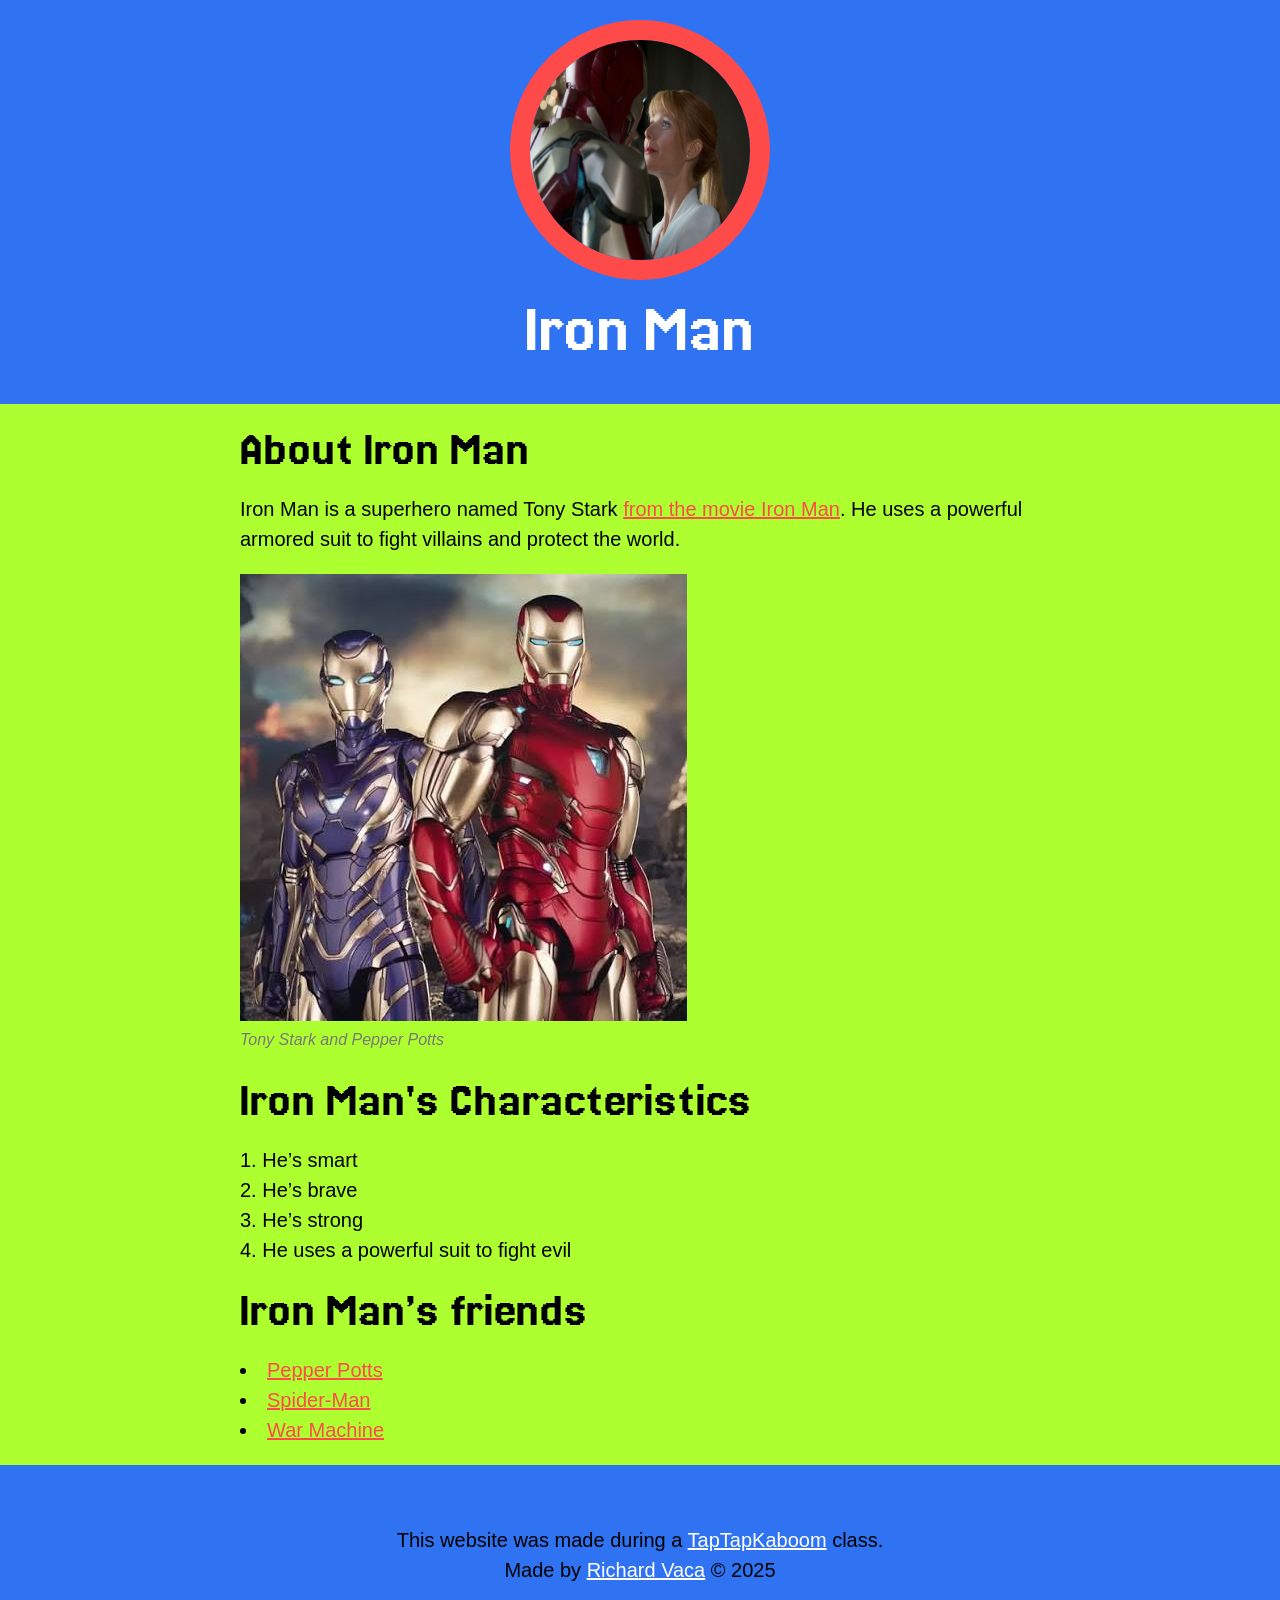
<file: index.html>
<!doctype html>
<html>
  <head>
    <meta charset="UTF-8" />
    <meta
      name="viewport"
      content="width=device-width, user-scalable=no, initial-scale=1.0"
    />
    <title>Iron Man</title>
    <link rel="icon" href="./img/ironman-icon.jpg" />
    <link rel="stylesheet" href="./css/style.css" />
  </head>
  <body>
    <!-- header -->
    <header>
      <img src="./img/ironman-pfp.jpg" alt="Iron man&#39;s profile picture" />
      <h1>Iron Man</h1>
    </header>

    <!-- main -->
    <main>
      <h2>About Iron Man</h2>
      <p>
        Iron Man is a superhero named Tony Stark
        <a href="https://www.imdb.com/title/tt0371746/" target="_blank"
          >from the movie Iron Man</a
        >. He uses a powerful armored suit to fight villains and protect the
        world.
      </p>
      <img src="./img/ironman-about.jpg" alt="About Iron Man" />
      <p class="caption">Tony Stark and Pepper Potts</p>
      <h2>Iron Man&apos;s Characteristics</h2>
      <ol>
        <li>He&rsquo;s smart</li>
        <li>He&rsquo;s brave</li>
        <li>He&rsquo;s strong</li>
        <li>He uses a powerful suit to fight evil</li>
      </ol>
      <h2>Iron Man&rsquo;s friends</h2>

      <ul>
        <li>
          <a href="./pepper.html"> Pepper Potts </a>
        </li>
        <li>
          <a href="https://en.wikipedia.org/wiki/Spider-Man" target="_blank"
            >Spider-Man</a
          >
        </li>
        <li>
          <a href="https://en.wikipedia.org/wiki/War_Machine" target="_blank"
            >War Machine</a
          >
        </li>
      </ul>
    </main>

    <!-- footer -->
    <footer>
      <div class="content">
        <p>
          This website was made during a
          <a href="https://www.taptapkaboom.com" target="_blank"
            >TapTapKaboom</a
          >
          class. <br />Made by
          <a href="https://www.google.com" target="_blank">Richard Vaca</a>
          &#169; 2025
        </p>
      </div>
    </footer>
  </body>
</html>
</file>
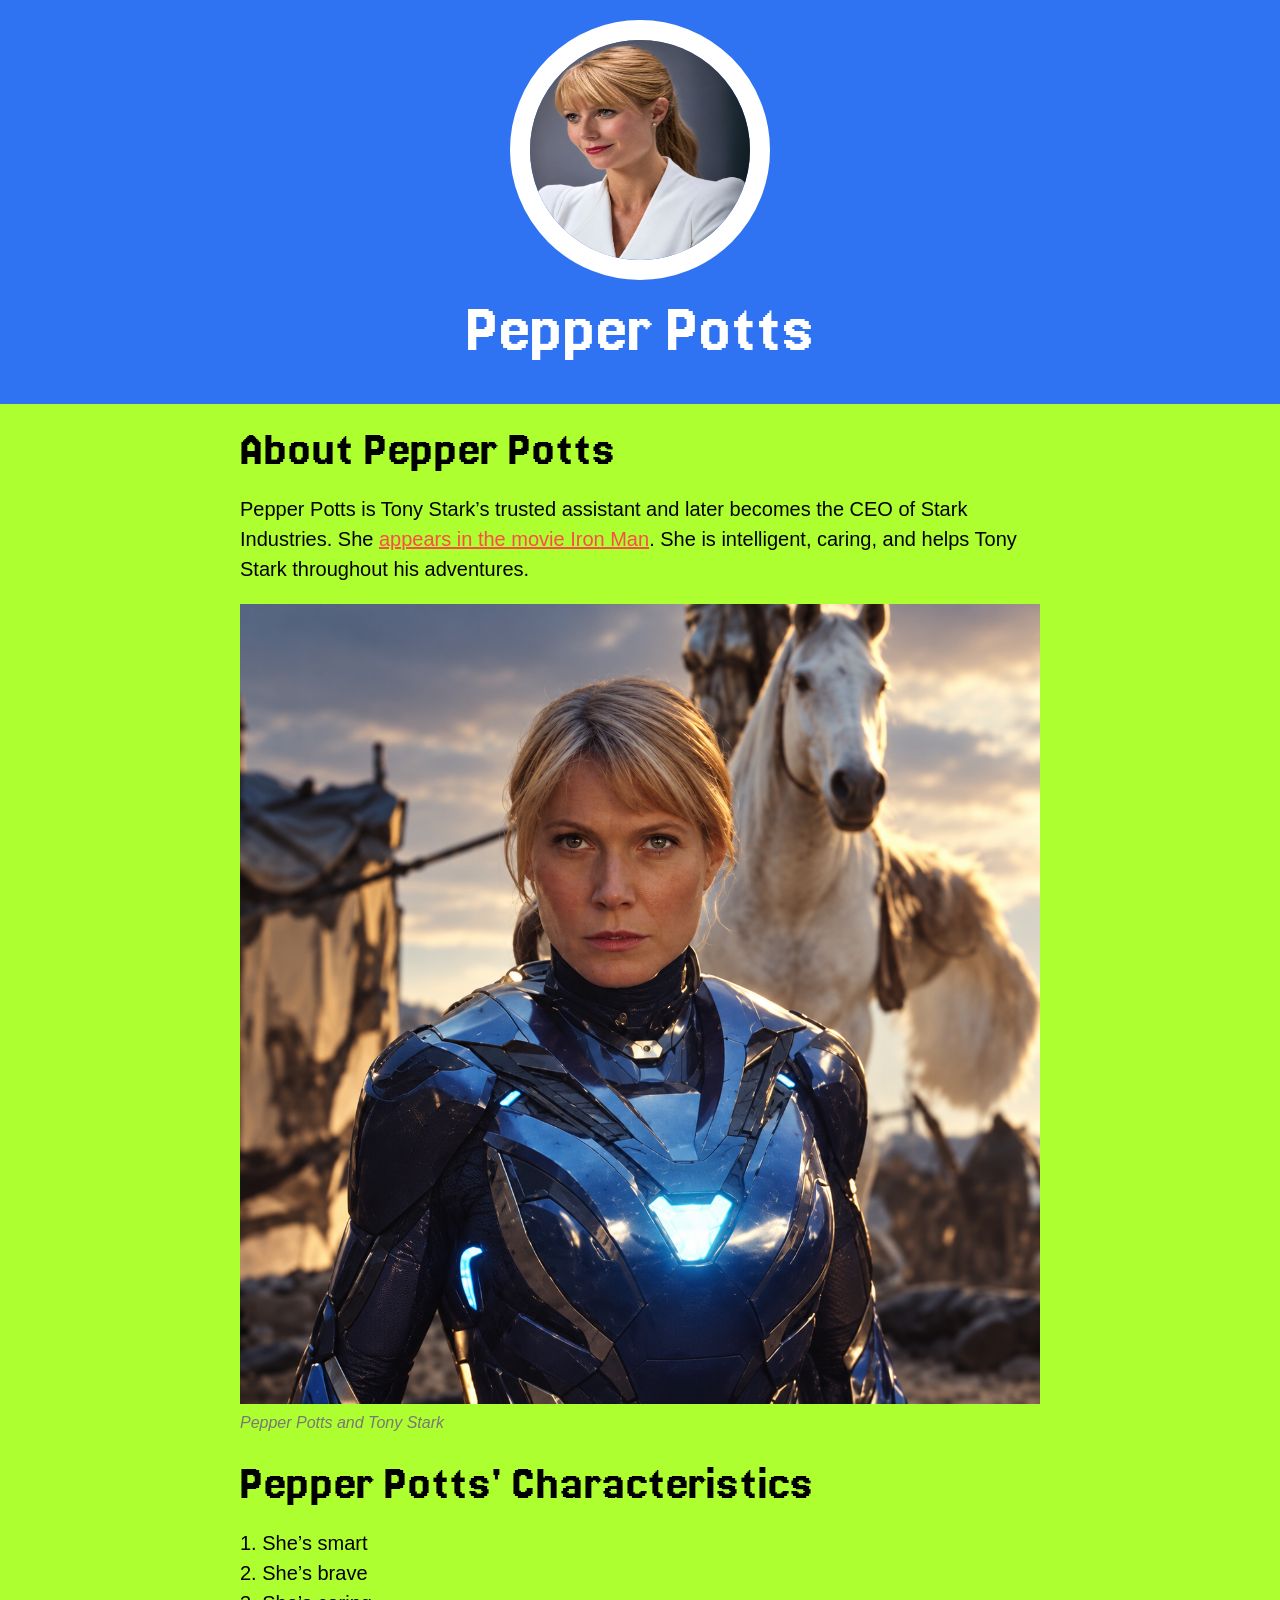
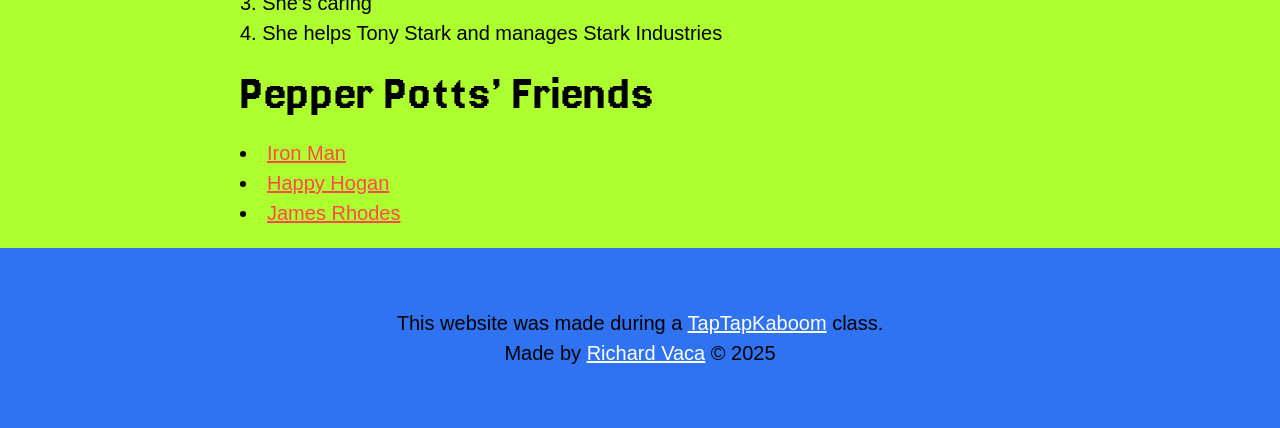
<file: pepper.html>
<!doctype html>
<html>
  <head>
    <meta charset="UTF-8" />
    <meta
      name="viewport"
      content="width=device-width, user-scalable=no, initial-scale=1.0"
    />
    <title>Pepper Potts</title>
    <link rel="icon" href="./img/pepperpotts-icon.png" />
    <link rel="stylesheet" href="./css/style.css" />
  </head>
  <body>
    <!-- header -->
    <header>
      <img
        src="./img/pepperpotts-pfp.png"
        alt="Pepper Potts&#39; profile picture"
        style="border-color: white !important"
      />
      <h1>Pepper Potts</h1>
    </header>

    <!-- main -->
    <main>
      <h2>About Pepper Potts</h2>
      <p>
        Pepper Potts is Tony Stark&rsquo;s trusted assistant and later becomes
        the CEO of Stark Industries. She
        <a href="https://www.imdb.com/title/tt0371746/" target="_blank"
          >appears in the movie Iron Man</a
        >. She is intelligent, caring, and helps Tony Stark throughout his
        adventures.
      </p>
      <img src="./img/pepperpotts-about.png" alt="About Pepper Potts" />
      <p class="caption">Pepper Potts and Tony Stark</p>
      <h2>Pepper Potts&apos; Characteristics</h2>
      <ol>
        <li>She&rsquo;s smart</li>
        <li>She&rsquo;s brave</li>
        <li>She&rsquo;s caring</li>
        <li>She helps Tony Stark and manages Stark Industries</li>
      </ol>

      <h2>Pepper Potts&rsquo; Friends</h2>
      <ul>
        <li>
          <a href="./index.html"> Iron Man </a>
        </li>
        <li>
          <a href="https://en.wikipedia.org/wiki/Happy_Hogan" target="_blank"
            >Happy Hogan</a
          >
        </li>
        <li>
          <a
            href="https://en.wikipedia.org/wiki/James_Rhodes_(Marvel_Cinematic_Universe)"
            target="_blank"
            >James Rhodes</a
          >
        </li>
      </ul>
    </main>

    <!-- footer -->
    <footer>
      <div class="content">
        <p>
          This website was made during a
          <a href="https://www.taptapkaboom.com" target="_blank"
            >TapTapKaboom</a
          >
          class. <br />Made by
          <a href="https://www.google.com" target="_blank">Richard Vaca</a>
          &#169; 2025
        </p>
      </div>
    </footer>
  </body>
</html>
</file>
<file: css/style.css>
@import url("https://fonts.googleapis.com/css2?family=Jersey+20&display=swap");

body {
  background-color: greenyellow;
  font-family: arial, helvetica, sans-serif;
}

html,
body {
  margin: 0;
  padding: 0;
}

p,
ul,
ol {
  font-size: 20px;
  line-height: 30px;
}

ul,
ol {
  padding: 0;
  list-style-position: inside;
}

a {
  color: rgb(255, 74, 74);
}

a:hover {
  color: rgb(74, 119, 255);
}

a:active {
  color: rgb(164, 74, 255);
}

a:visited {
  color: rgb(255, 74, 74);
}

p.caption {
  font-size: 16px;
  color: rgb(120, 120, 120);
  font-style: oblique;
  margin: 0;
}

header {
  text-align: center;
  background-color: rgb(47, 115, 242);
  padding: 20px;
}

header img {
  width: 220px;
  height: 220px;
  border: 20px solid rgb(255, 74, 74);
  border-radius: 50%;
}

h1 {
  font-family: "Jersey 20", sans-serif;
  font-weight: 400;
  font-style: normal;
  font-size: 70px;
  margin: 10px 0 20px 0;
  color: white;
}

h2 {
  font-family: "Jersey 20", sans-serif;
  font-weight: 400;
  font-style: normal;
  font-size: 50px;
  margin: 20px 0;
}

@media (max-width: 600px) {
  h1 {
    font-size: 50px;
  }

  h2 {
    font-size: 40px;
  }
}

main {
  max-width: 800px;
  margin: 0 auto;
  padding: 0 20px;
}

main img {
  max-width: 100%;
}

/* Footer */

footer {
  background-color: rgb(47, 115, 242);
  padding: 40px;
  text-align: center;
}

footer .content {
  max-width: 800px;
  margin: 0 auto;
}

footer a,
footer a:visited {
  color: white;
}

footer a:hover {
  color: rgb(255, 192, 74);
}

@media (max-width: 600px) {
  footer p {
    font-size: 16px;
  }
}
</file>
